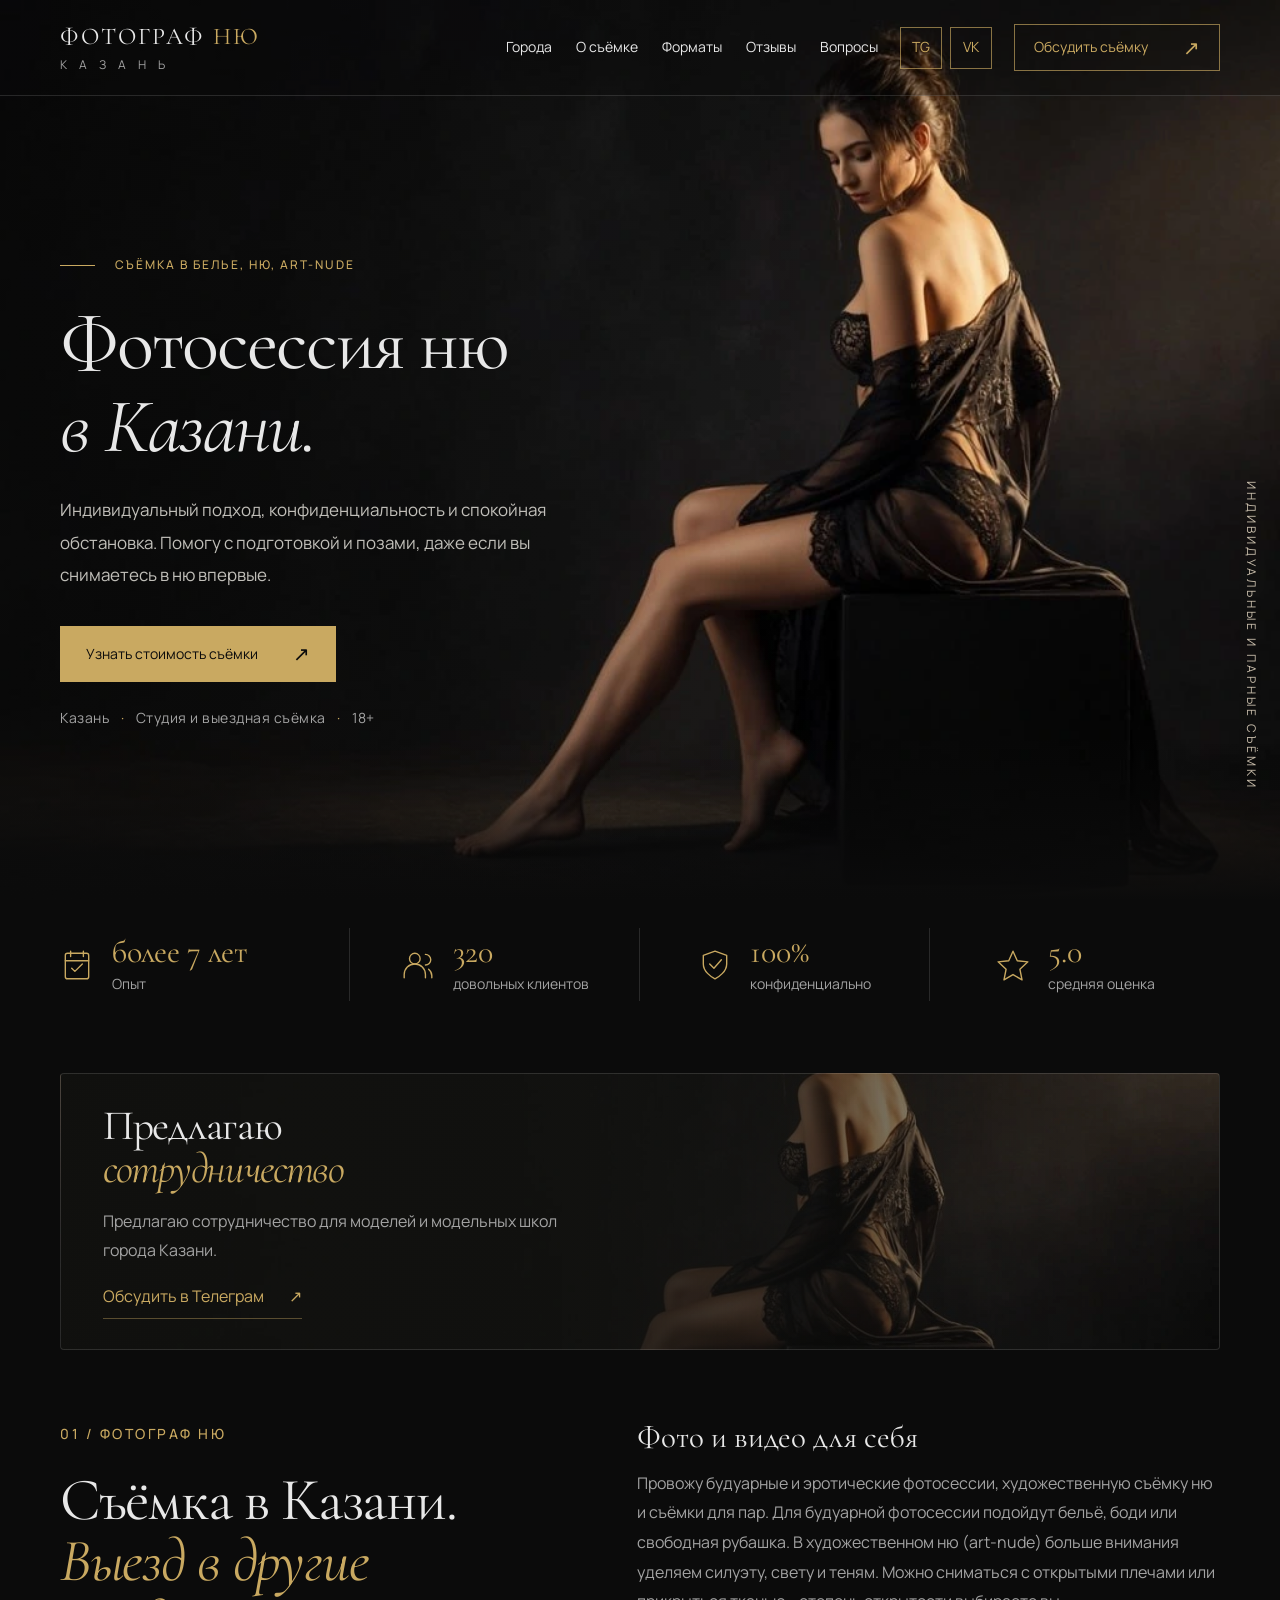
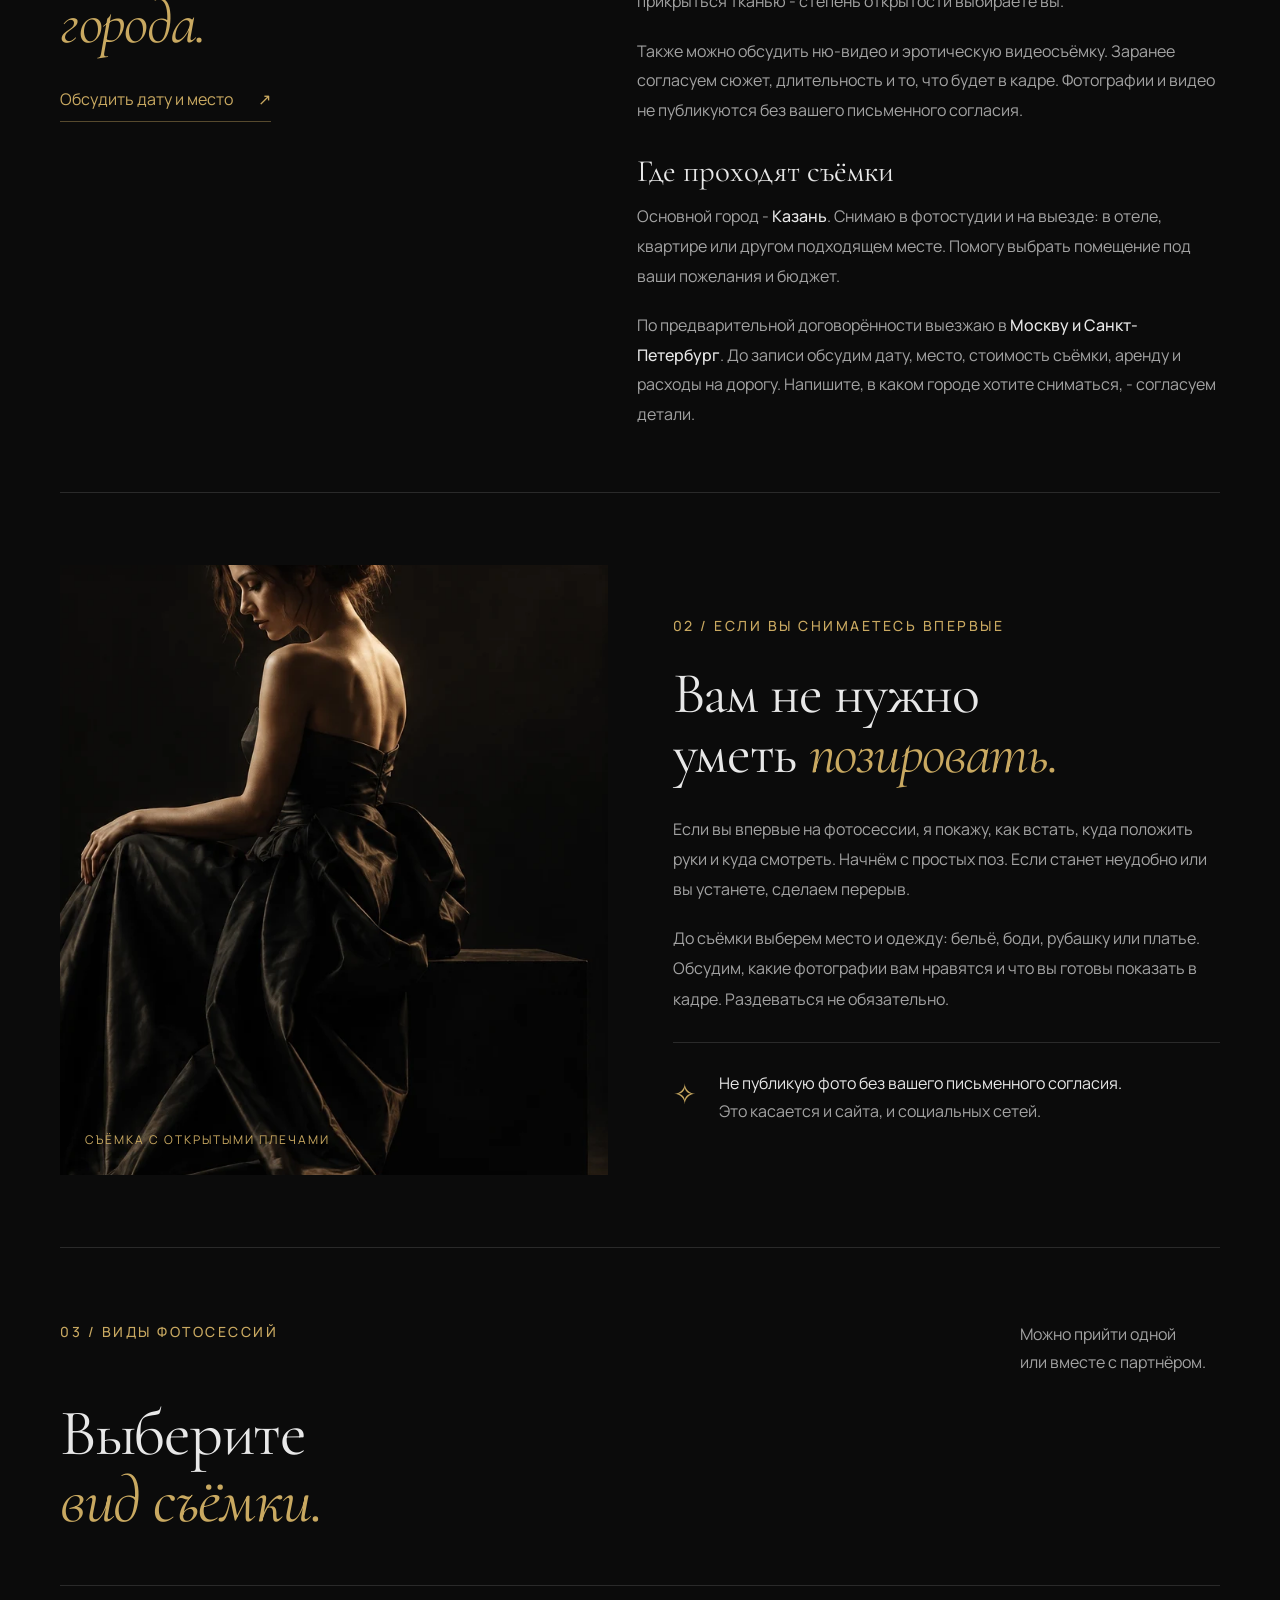
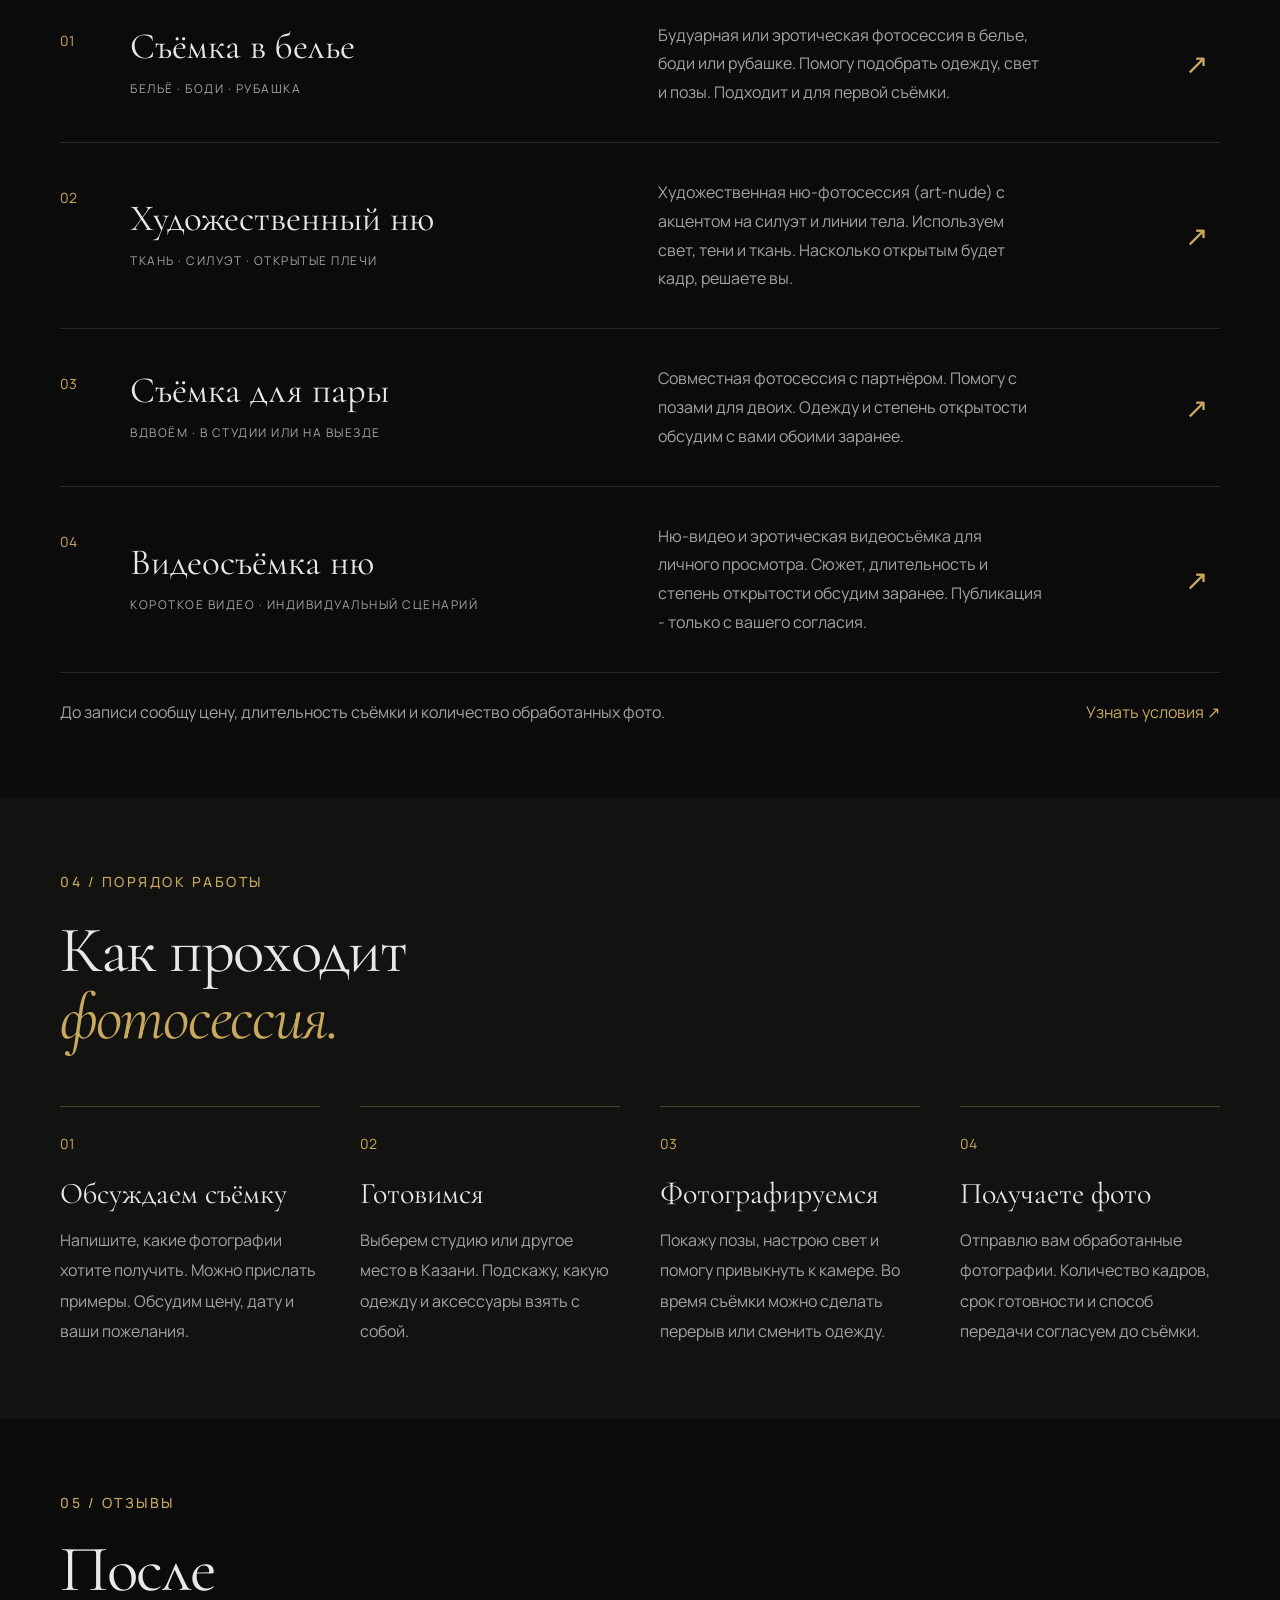
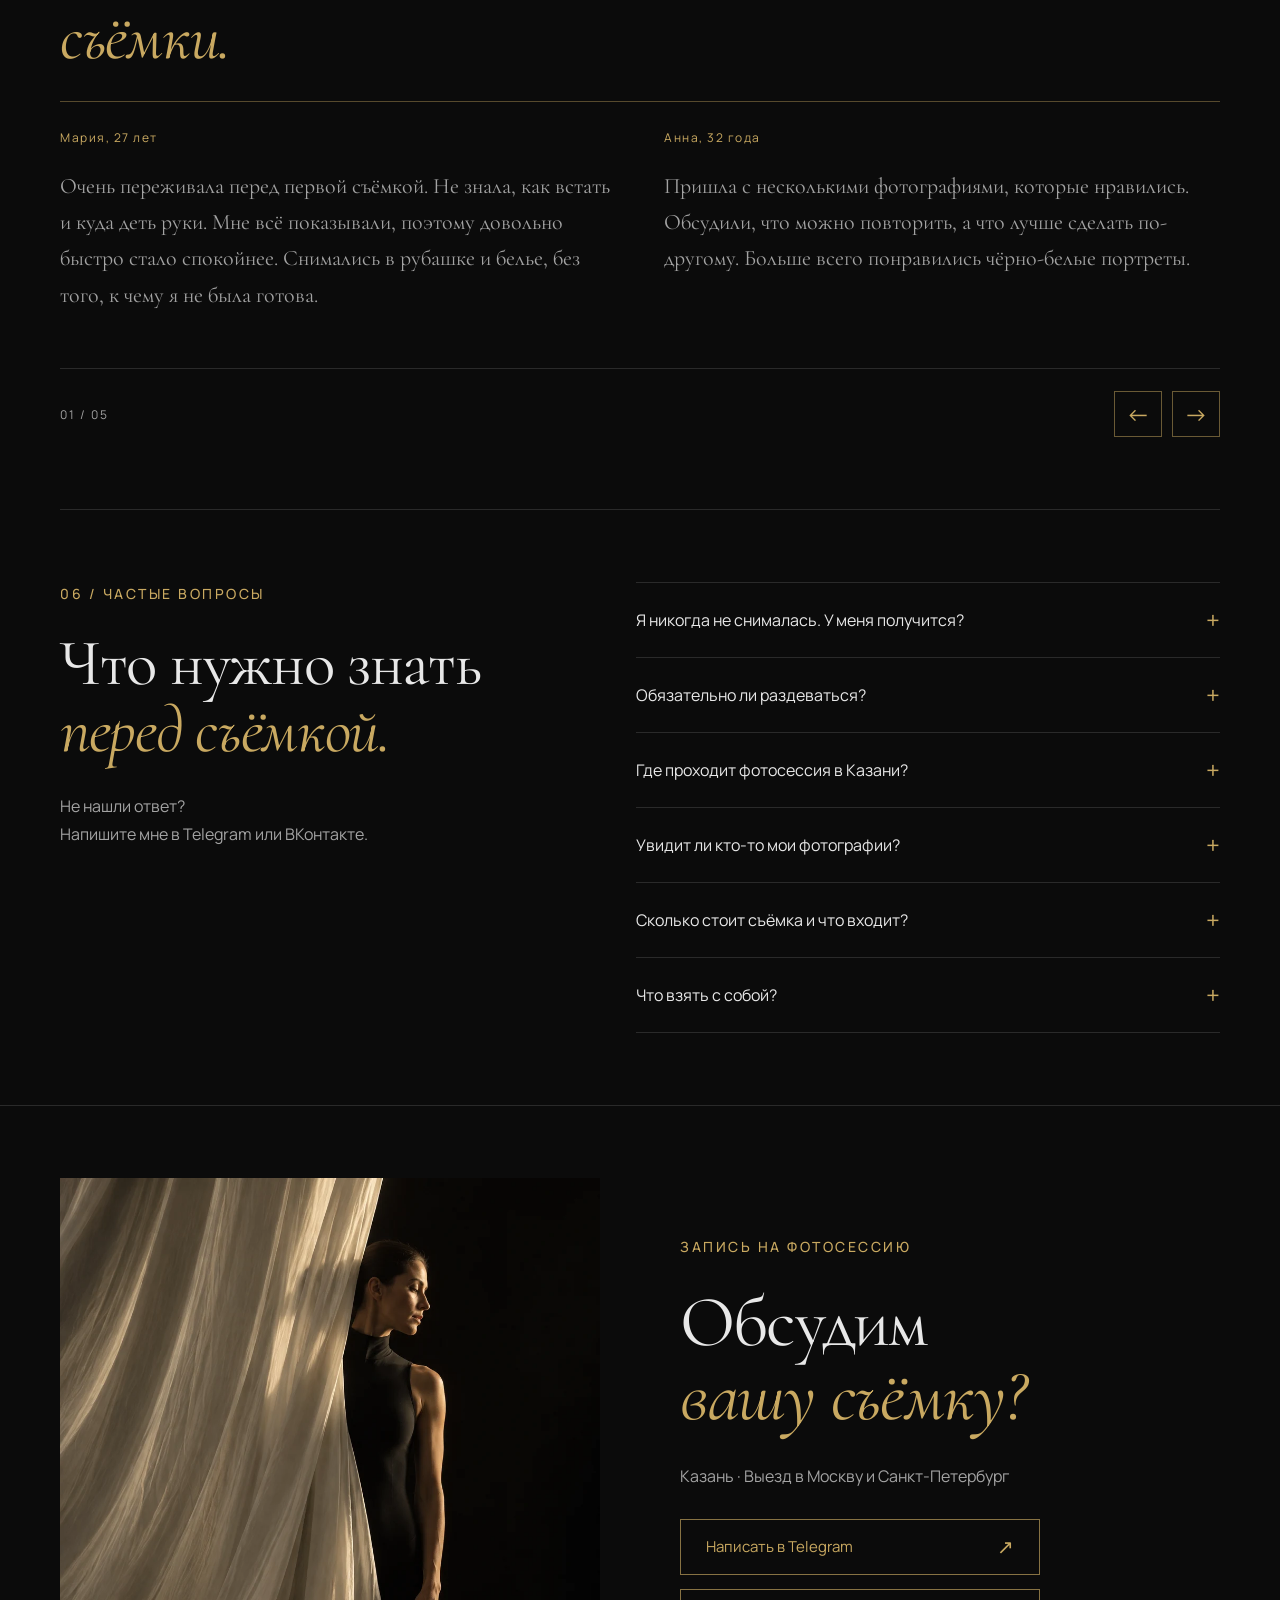
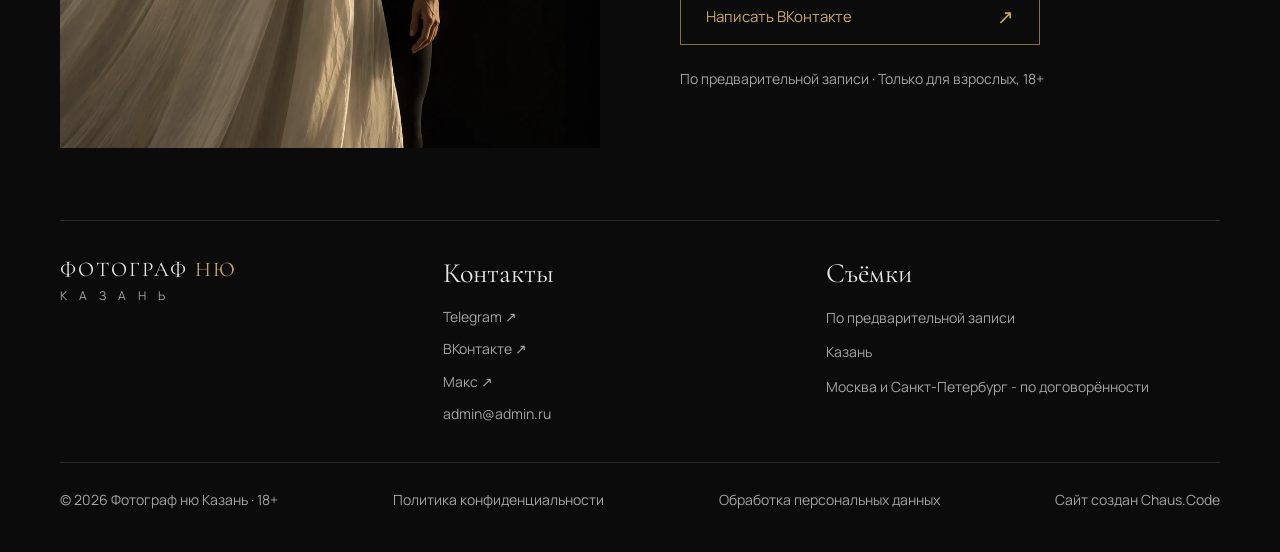
<file: index.html>
<!doctype html>
<html lang="ru">

<head>
  <meta charset="UTF-8">
  <meta name="viewport" content="width=device-width, initial-scale=1">
  <title>Фотограф ню Казань | Будуарная и художественная фотосессия</title>
  <meta name="description"
    content="Фотограф ню в Казани: будуарная и эротическая фотосессия, art-nude, видеосъёмка ню. Помощь с позами, конфиденциальность. Выезд в Москву и Санкт-Петербург.">
  <meta name="keywords"
    content="фотограф ню Казань, фотосессия ню Казань, будуарная фотосессия, фотосессия в белье, художественный ню, art nude, эротическая съёмка, эротическая фотосессия, ню видео, видеосъёмка ню, эротическая видеосъёмка, фотограф ню Москва, фотограф ню Санкт-Петербург">
  <meta name="robots" content="index, follow, max-image-preview:large">
  <meta name="theme-color" content="#0B0B0B">
  <link rel="canonical" href="index.html">
  <meta property="og:type" content="website">
  <meta property="og:locale" content="ru_RU">
  <meta property="og:site_name" content="Фотограф ню Казань">
  <meta property="og:title" content="Фотограф ню Казань | Съёмка в белье и художественный ню">
  <meta property="og:description"
    content="Фотосессии в белье и художественный ню в Казани. Помогу выбрать одежду и позы. Фотографии публикуются только с вашего согласия.">
  <meta name="twitter:card" content="summary">
  <meta name="twitter:title" content="Фотограф ню Казань">
  <meta name="twitter:description"
    content="Фотосессии в белье и художественный ню в Казани. Съёмка в студии или на выезде. Помощь с подготовкой и позированием.">
  <link rel="icon"
    href="data:image/svg+xml,%3Csvg xmlns='http://www.w3.org/2000/svg' viewBox='0 0 64 64'%3E%3Crect width='64' height='64' fill='%230b0b0b'/%3E%3Cpath d='M18 48V16L46 48V16' stroke='%23c9a961' stroke-width='3' fill='none'/%3E%3C/svg%3E">
  <link rel="stylesheet" href="style.css">
  <link rel="preload" as="image" href="assets/hero-main.webp">
  <script
    type="application/ld+json">{"@context": "https://schema.org", "@type": "ProfessionalService", "name": "Фотограф ню Казань", "description": "Будуарная и эротическая фотосессия, художественный ню и видеосъёмка ню в Казани. Выезд в Москву и Санкт-Петербург по договорённости.", "areaServed": [{"@type": "City", "name": "Казань"}, {"@type": "City", "name": "Москва"}, {"@type": "City", "name": "Санкт-Петербург"}], "email": "admin@admin.ru", "hasOfferCatalog": {"@type": "OfferCatalog", "name": "Фотосессии", "itemListElement": [{"@type": "OfferCatalog", "name": "Будуарная съёмка"}, {"@type": "OfferCatalog", "name": "Художественный ню"}, {"@type": "OfferCatalog", "name": "Съёмка для пары"}, {"@type": "OfferCatalog", "name": "Видеосъёмка ню"}]}}</script>
  <script src="app.js@v=20260923-root" defer></script>

</head>

<body>
  <a class="skip" href="index.html#main">Перейти к содержанию</a>
  <header class="header">
    <a class="brand" href="index.html#" aria-label="Фотограф ню Казань - на главную"><span>ФОТОГРАФ
        <i>НЮ</i></span><small>К А З А Н Ь</small></a>
    <button class="menu-toggle" aria-expanded="false" aria-controls="navigation"
      aria-label="Открыть меню"><span></span><span></span></button>
    <nav id="navigation" aria-label="Основная навигация"><a href="index.html#intro">Города</a><a
        href="index.html#approach">О съёмке</a><a href="index.html#formats">Форматы</a><a
        href="index.html#reviews">Отзывы</a><a href="index.html#faq">Вопросы</a></nav>
    <div class="header-socials"><a class="social-button" href="#" target="_blank"
        rel="noopener noreferrer" aria-label="Telegram фотографа">TG</a><a class="social-button"
        href="#" target="_blank" rel="noopener noreferrer" aria-label="ВКонтакте фотографа">VK</a>
    </div>
    <a class="button header-cta" href="index.html#contact">Обсудить съёмку <span>↗</span></a>
  </header>
  <main id="main">
    <section class="hero" aria-labelledby="hero-title">
      <img class="hero-photo" src="assets/hero-main.webp"
        alt="Женщина в чёрном белье и лёгком пеньюаре в студии с мягким боковым светом" width="1280" height="720"
        fetchpriority="high">
      <div class="hero-shade"></div>
      <div class="hero-content">
        <p class="eyebrow"><span></span> СЪЁМКА В БЕЛЬЕ, НЮ, ART-NUDE</p>
        <h1 id="hero-title"><span class="sr-only">Фотограф ню Казань. </span><span class="hero-title-line">Фотосессия
            ню</span><br><em>в Казани.</em></h1>
        <p class="hero-description">Индивидуальный подход, конфиденциальность и спокойная обстановка. Помогу с
          подготовкой и позами, даже если вы снимаетесь в ню впервые.</p>
        <a class="button" href="index.html#contact">Узнать стоимость съёмки <span>↗</span></a>
        <p class="hero-note">Казань <b>·</b> Студия и выездная съёмка <b>·</b> 18+</p>
      </div>
      <span class="hero-side">ИНДИВИДУАЛЬНЫЕ И ПАРНЫЕ СЪЁМКИ</span>
    </section>
    <div class="hero-facts wrap" aria-label="О фотографе">
      <div class="hero-fact"><svg viewBox="0 0 32 32" fill="none" stroke="currentColor" stroke-width="1.3"
          stroke-linecap="round" stroke-linejoin="round" aria-hidden="true">
          <rect x="5" y="5" width="22" height="24" rx="2" />
          <path d="M10 3v5m12-5v5M5 12h22m-16 7 3 3 7-7" />
        </svg>
        <div><span>Опыт</span><strong>более 7 лет</strong></div>
      </div>
      <div class="hero-fact"><svg viewBox="0 0 32 32" fill="none" stroke="currentColor" stroke-width="1.3"
          stroke-linecap="round" stroke-linejoin="round" aria-hidden="true">
          <circle cx="13" cy="10" r="5" />
          <path d="M3 28v-3a10 10 0 0 1 20 0v3M23 6a5 5 0 0 1 0 10m3 4a8 8 0 0 1 3 6v2" />
        </svg>
        <div><strong>320</strong><span>довольных клиентов</span></div>
      </div>
      <div class="hero-fact"><svg viewBox="0 0 32 32" fill="none" stroke="currentColor" stroke-width="1.3"
          stroke-linecap="round" stroke-linejoin="round" aria-hidden="true">
          <path d="m16 3 11 4v8c0 7-7 12-11 14C12 27 5 22 5 15V7Z" />
          <path d="m11 15 4 4 7-8" />
        </svg>
        <div><strong>100%</strong><span>конфиденциально</span></div>
      </div>
      <div class="hero-fact"><svg viewBox="0 0 32 32" fill="none" stroke="currentColor" stroke-width="1.3"
          stroke-linecap="round" stroke-linejoin="round" aria-hidden="true">
          <path d="m16 3 4 9 10 1-7.5 7 2 10-8.5-5-8.5 5 2-10L2 13l10-1Z" />
        </svg>
        <div><strong>5.0</strong><span>средняя оценка</span></div>
      </div>
    </div>
    <section class="cooperation wrap" aria-labelledby="cooperation-title">
      <div class="cooperation-banner">
        <h2 id="cooperation-title">Предлагаю<br><em>сотрудничество</em></h2>
        <p>Предлагаю сотрудничество для моделей и модельных школ города Казани.</p>
        <a class="intro-link" href="#" target="_blank" rel="noopener noreferrer">Обсудить в Телеграм
          <span aria-hidden="true">↗</span></a>
      </div>
    </section>
    <section class="intro section wrap" id="intro" aria-labelledby="intro-title">
      <article class="intro-article">
        <div class="intro-heading">
          <p class="eyebrow">01 / ФОТОГРАФ НЮ</p>
          <h2 id="intro-title">Съёмка в Казани.<br><em>Выезд в другие <br>города.</em></h2><a class="intro-link"
            href="index.html#contact">Обсудить дату и место <span>↗</span></a>
        </div>
        <div class="intro-copy">
          <h3>Фото и видео для себя</h3>
          <p>Провожу будуарные и эротические фотосессии, художественную съёмку ню и съёмки для пар. Для будуарной
            фотосессии подойдут бельё, боди или свободная рубашка. В художественном ню (art-nude) больше внимания
            уделяем силуэту, свету и теням. Можно сниматься с открытыми плечами или прикрыться тканью - степень
            открытости выбираете вы.</p>
          <p>Также можно обсудить ню-видео и эротическую видеосъёмку. Заранее согласуем сюжет, длительность и то, что
            будет в кадре. Фотографии и видео не публикуются без вашего письменного согласия.</p>
          <h3>Где проходят съёмки</h3>
          <p>Основной город - <strong>Казань</strong>. Снимаю в фотостудии и на выезде: в отеле, квартире или другом
            подходящем месте. Помогу выбрать помещение под ваши пожелания и бюджет.</p>
          <p>По предварительной договорённости выезжаю в <strong>Москву и Санкт-Петербург</strong>. До записи обсудим
            дату, место, стоимость съёмки, аренду и расходы на дорогу. Напишите, в каком городе хотите сниматься, -
            согласуем детали.</p>
        </div>
      </article>
    </section>
    <section class="approach section wrap" id="approach">
      <div class="approach-image reveal"><img src="assets/hero.webp"
          alt="Игра света на плечах и складках чёрного платья" width="1536" height="1024" loading="lazy"><span>СЪЁМКА С
          ОТКРЫТЫМИ ПЛЕЧАМИ</span></div>
      <div class="approach-copy reveal">
        <p class="eyebrow">02 / ЕСЛИ ВЫ СНИМАЕТЕСЬ ВПЕРВЫЕ</p>
        <h2>Вам не нужно<br>уметь <em>позировать.</em></h2>
        <p>Если вы впервые на фотосессии, я покажу, как встать, куда положить руки и куда смотреть. Начнём с простых
          поз. Если станет неудобно или вы устанете, сделаем перерыв.</p>
        <p>До съёмки выберем место и одежду: бельё, боди, рубашку или платье. Обсудим, какие фотографии вам нравятся и
          что вы готовы показать в кадре. Раздеваться не обязательно.</p>
        <div class="promise"><span>✧</span>
          <p><strong>Не публикую фото без вашего письменного согласия.</strong><br>Это касается и сайта, и социальных
            сетей.</p>
        </div>
      </div>
    </section>
    <section class="formats section wrap" id="formats">
      <div class="section-top reveal">
        <p class="eyebrow">03 / ВИДЫ ФОТОСЕССИЙ</p>
        <p class="section-aside">Можно прийти одной<br>или вместе с партнёром.</p>
      </div>
      <h2 class="reveal">Выберите<br><em>вид съёмки.</em></h2>
      <div class="format-list">
        <a class="format-row reveal" href="index.html#contact" data-format="Будуарная съёмка"><span
            class="format-number">01</span>
          <div>
            <h3>Съёмка в белье</h3><span class="format-tags">БЕЛЬЁ · БОДИ · РУБАШКА</span>
          </div>
          <p>Будуарная или эротическая фотосессия в белье, боди или рубашке. Помогу подобрать одежду, свет и позы.
            Подходит и для первой съёмки.</p><span class="row-arrow">↗</span>
        </a>
        <a class="format-row reveal" href="index.html#contact" data-format="Художественный ню"><span
            class="format-number">02</span>
          <div>
            <h3>Художественный ню</h3><span class="format-tags">ТКАНЬ · СИЛУЭТ · ОТКРЫТЫЕ ПЛЕЧИ</span>
          </div>
          <p>Художественная ню-фотосессия (art-nude) с акцентом на силуэт и линии тела. Используем свет, тени и ткань.
            Насколько открытым будет кадр, решаете вы.</p><span class="row-arrow">↗</span>
        </a>
        <a class="format-row reveal" href="index.html#contact" data-format="Съёмка для пары"><span
            class="format-number">03</span>
          <div>
            <h3>Съёмка для пары</h3><span class="format-tags">ВДВОЁМ · В СТУДИИ ИЛИ НА ВЫЕЗДЕ</span>
          </div>
          <p>Совместная фотосессия с партнёром. Помогу с позами для двоих. Одежду и степень открытости обсудим с вами
            обоими заранее.</p><span class="row-arrow">↗</span>
        </a>
        <a class="format-row reveal" href="index.html#contact" data-format="Видеосъёмка ню"><span
            class="format-number">04</span>
          <div>
            <h3>Видеосъёмка ню</h3><span class="format-tags">КОРОТКОЕ ВИДЕО · ИНДИВИДУАЛЬНЫЙ СЦЕНАРИЙ</span>
          </div>
          <p>Ню-видео и эротическая видеосъёмка для личного просмотра. Сюжет, длительность и степень открытости обсудим
            заранее. Публикация - только с вашего согласия.</p><span class="row-arrow">↗</span>
        </a>
      </div>
      <p class="formats-note">До записи сообщу цену, длительность съёмки и количество обработанных фото. <a
          href="index.html#contact">Узнать условия <span>↗</span></a></p>
    </section>
    <section class="process section">
      <div class="wrap">
        <p class="eyebrow reveal">04 / ПОРЯДОК РАБОТЫ</p>
        <h2 class="reveal">Как проходит<br><em>фотосессия.</em></h2>
        <div class="steps">
          <article class="reveal"><span>01</span>
            <h3>Обсуждаем съёмку</h3>
            <p>Напишите, какие фотографии хотите получить. Можно прислать примеры. Обсудим цену, дату и ваши пожелания.
            </p>
          </article>
          <article class="reveal"><span>02</span>
            <h3>Готовимся</h3>
            <p>Выберем студию или другое место в Казани. Подскажу, какую одежду и аксессуары взять с собой.</p>
          </article>
          <article class="reveal"><span>03</span>
            <h3>Фотографируемся</h3>
            <p>Покажу позы, настрою свет и помогу привыкнуть к камере. Во время съёмки можно сделать перерыв или сменить
              одежду.</p>
          </article>
          <article class="reveal"><span>04</span>
            <h3>Получаете фото</h3>
            <p>Отправлю вам обработанные фотографии. Количество кадров, срок готовности и способ передачи согласуем до
              съёмки.</p>
          </article>
        </div>
      </div>
    </section>
    <section class="reviews section wrap" id="reviews" aria-labelledby="reviews-title">
      <div class="reviews-heading">
        <p class="eyebrow">05 / ОТЗЫВЫ</p>
        <h2 id="reviews-title">После<br><em>съёмки.</em></h2>
        <p class="reviews-disclaimer"></p>
      </div>
      <div class="reviews-carousel" role="region" aria-roledescription="карусель" aria-label="Примеры отзывов"
        tabindex="0">
        <div class="review-slides">
          <article class="review-slide" role="group" aria-roledescription="слайд" aria-label="1 из 10">
            <p class="review-demo">Мария, 27 лет</p>
            <blockquote>Очень переживала перед первой съёмкой. Не знала, как встать и куда деть руки. Мне всё
              показывали, поэтому довольно быстро стало спокойнее. Снимались в рубашке и белье, без того, к чему я не
              была готова.</blockquote>
          </article>
          <article class="review-slide" role="group" aria-roledescription="слайд" aria-label="2 из 10" hidden>
            <p class="review-demo">Анна, 32 года</p>
            <blockquote>Пришла с несколькими фотографиями, которые нравились. Обсудили, что можно повторить, а что лучше
              сделать по-другому. Больше всего понравились чёрно-белые портреты.</blockquote>
            <p class="review-author"></p>
          </article>
          <article class="review-slide" role="group" aria-roledescription="слайд" aria-label="3 из 10" hidden>
            <p class="review-demo">Екатерина, 29 лет</p>
            <blockquote>Боялась, что будут сложные позы и я буду выглядеть неестественно. Но начали с самых простых.
              Можно было спокойно остановиться, посмотреть кадры и поправить одежду.</blockquote>
            <p class="review-author"></p>
          </article>
          <article class="review-slide" role="group" aria-roledescription="слайд" aria-label="4 из 10" hidden>
            <p class="review-demo">Ольга, 38 лет</p>
            <blockquote>Хотела фотографии для себя, без публикации. Этот вопрос обсудили ещё до записи. На съёмке не
              торопили, помогли выбрать из вещей, которые я принесла.</blockquote>
            <p class="review-author"></p>
          </article>
          <article class="review-slide" role="group" aria-roledescription="слайд" aria-label="5 из 10" hidden>
            <p class="review-demo">Алина, 25 лет</p>
            <blockquote>Я долго выбирала, что надеть. В итоге взяла боди и обычную белую рубашку. Оказалось, для
              красивых кадров этого вполне достаточно. Хорошо, что не стала покупать кучу новых вещей.</blockquote>
            <p class="review-author"></p>
          </article>
          <article class="review-slide" role="group" aria-roledescription="слайд" aria-label="6 из 10" hidden>
            <p class="review-demo">Наталья, 41 год</p>
            <blockquote>Для меня это был совсем новый опыт. Понравилось, что не нужно было изображать уверенность или
              всё время смотреть в камеру. Самые удачные кадры получились, когда просто сидела боком к свету.
            </blockquote>
            <p class="review-author"></p>
          </article>
          <article class="review-slide" role="group" aria-roledescription="слайд" aria-label="7 из 10" hidden>
            <p class="review-demo">Ирина, 30 лет</p>
            <blockquote>Пришли вместе с мужем. Сначала оба немного стеснялись, но нам объяснили, как сесть и куда
              смотреть. Получились фотографии, на которых мы похожи на себя.</blockquote>
            <p class="review-author"></p>
          </article>
          <article class="review-slide" role="group" aria-roledescription="слайд" aria-label="8 из 10" hidden>
            <p class="review-demo">Светлана, 35 лет</p>
            <blockquote>До съёмки узнала стоимость, сколько фотографий получу и когда они будут готовы. Мне важно было
              заранее понимать все условия. С подготовкой тоже помогли.</blockquote>
            <p class="review-author"></p>
          </article>
          <article class="review-slide" role="group" aria-roledescription="слайд" aria-label="9 из 10" hidden>
            <p class="review-demo">Виктория, 28 лет</p>
            <blockquote>Хотела съёмку с тканью и открытыми плечами, без полного обнажения. Так и сделали. Никто не
              предлагал пойти дальше, если мне это не подходит.</blockquote>
            <p class="review-author"></p>
          </article>
          <article class="review-slide" role="group" aria-roledescription="слайд" aria-label="10 из 10" hidden>
            <p class="review-demo">Дарья, 33 года</p>
            <blockquote>Больше всего понравился спокойный темп. Успели сменить одежду и попробовать разный свет. Если
              какая-то поза была неудобной, сразу подбирали другую.</blockquote>
            <p class="review-author"></p>
          </article>
        </div>
        <div class="review-controls"><span class="review-count" aria-live="polite" aria-atomic="true">01 / 10</span>
          <div><button type="button" class="review-prev" aria-label="Предыдущий отзыв">←</button><button type="button"
              class="review-next" aria-label="Следующий отзыв">→</button></div>
        </div>
      </div>
    </section>
    <section class="faq section wrap" id="faq">
      <div class="reveal">
        <p class="eyebrow">06 / ЧАСТЫЕ ВОПРОСЫ</p>
        <h2>Что нужно знать<br><em>перед съёмкой.</em></h2>
        <p class="faq-intro">Не нашли ответ?<br>Напишите мне в Telegram или ВКонтакте.</p>
      </div>
      <div class="questions reveal">
        <details>
          <summary>Я никогда не снималась. У меня получится?<span>+</span></summary>
          <p>Опыт не нужен. Начнём с простых движений, подберём удобные позы и сделаем паузу, если она понадобится. Я
            помогу привыкнуть к камере и буду подсказывать на протяжении съёмки.</p>
        </details>
        <details>
          <summary>Обязательно ли раздеваться?<span>+</span></summary>
          <p>Нет. Можно сниматься в белье, боди, рубашке или платье, прикрыться тканью. Вы решаете, что показать в
            кадре, и можете передумать в любой момент.</p>
        </details>
        <details>
          <summary>Где проходит фотосессия в Казани?<span>+</span></summary>
          <p>В основном работаю в Казани: в фотостудии или на выезде. Также возможны съёмки в Москве и Санкт-Петербурге
            по предварительной договорённости. Дату, место, аренду и расходы на выезд обсудим до записи.</p>
        </details>
        <details>
          <summary>Увидит ли кто-то мои фотографии?<span>+</span></summary>
          <p>Без вашего письменного согласия фотографии не публикуются в портфолио и социальных сетях. Условия хранения
            и передачи файлов обсудим до съёмки.</p>
        </details>
        <details>
          <summary>Сколько стоит съёмка и что входит?<span>+</span></summary>
          <p>Цена зависит от вида съёмки, её длительности и места. Напишите, что хотите снять. Я сообщу стоимость, что в
            неё входит, сколько фото вы получите и когда они будут готовы. Аренду и другие расходы тоже обсудим заранее.
          </p>
        </details>
        <details>
          <summary>Что взять с собой?<span>+</span></summary>
          <p>Возьмите бельё, боди, рубашку или платье, в которых вам удобно. Можно подготовить несколько вариантов.
            Точный список одежды и аксессуаров обсудим перед съёмкой.</p>
        </details>
      </div>
    </section>
    <section class="contact section" id="contact">
      <div class="wrap contact-layout">
        <div class="contact-image reveal"><img src="assets/veil.webp" alt="Пример образа для съёмки с тканью"
            width="1024" height="1536" loading="lazy"></div>
        <div class="contact-inner reveal">
          <p class="eyebrow">ЗАПИСЬ НА ФОТОСЕССИЮ</p>
          <h2>Обсудим<br><em>вашу съёмку?</em></h2>
          <p class="contact-location">Казань · Выезд в Москву и Санкт-Петербург</p>
          <div class="contact-actions"><a class="button" id="telegram-link" href="#" target="_blank"
              rel="noopener noreferrer">Написать в Telegram <span>↗</span></a><a class="button"
              href="#" target="_blank" rel="noopener noreferrer">Написать ВКонтакте
              <span>↗</span></a></div>
          <small>По предварительной записи · Только для взрослых, 18+</small>
        </div>
      </div>
    </section>
  </main>
  <footer class="footer wrap">
    <div class="footer-main"><a class="brand" href="index.html#"><span>ФОТОГРАФ <i>НЮ</i></span><small>К А З А Н
          Ь</small></a>
      <div class="footer-column">
        <h3>Контакты</h3><a href="#" target="_blank" rel="noopener noreferrer">Telegram ↗</a><a
          href="#" target="_blank" rel="noopener noreferrer">ВКонтакте ↗</a><a
          href="#" target="_blank"
          rel="noopener noreferrer">Макс ↗</a><a href="mailto:admin@admin.ru">admin@admin.ru</a>
      </div>
      <div class="footer-column">
        <h3>Съёмки</h3>
        <p>По предварительной записи</p>
        <p>Казань</p>
        <p>Москва и Санкт-Петербург - по договорённости</p>
      </div>
    </div>
    <div class="footer-bottom"><span>© <span id="year">2026</span> Фотограф ню Казань · 18+</span>
      <a href="privacy.html">Политика конфиденциальности</a>
      <a href="personal-data.html">Обработка персональных
        данных</a>
        <a href="https://uwwwaga.github.io/Buwaga/" target="_blank">Сайт создан Chaus.Code</a>
    </div>
  </footer>
</body>

</html>
</file>
<file: style.css>
@import url("assets/fonts.css");

:root {
  --bg: #0b0b0b;
  --surface: #1a1a1a;
  --text: #e8e8e8;
  --muted: #a3a3a3;
  --gold: #c9a961;
  --line: #ffffff20;
  --serif: Cormorant, Georgia, serif;
  --sans: Manrope, Arial, sans-serif
}

* {
  box-sizing: border-box
}

html {
  scroll-behavior: smooth;
  scroll-padding-top: 95px
}

body {
  margin: 0;
  background: var(--bg);
  color: var(--text);
  font-family: var(--sans);
  font-size: 16px;
  line-height: 1.75
}

a {
  color: inherit;
  text-decoration: none
}

button,
select {
  font: inherit
}

button,
a,
select {
  -webkit-tap-highlight-color: transparent
}

a:focus-visible,
button:focus-visible,
summary:focus-visible,
select:focus-visible {
  outline: 2px solid var(--gold);
  outline-offset: 6px
}

button {
  cursor: pointer
}

::selection {
  background: #c9a961;
  color: #0b0b0b
}

img {
  display: block;
  width: 100%;
  object-fit: cover
}

h1,
h2,
h3,
p,
figure {
  margin: 0
}

h1,
h2,
h3 {
  font-family: var(--serif);
  font-weight: 400;
  line-height: 1.03
}

em {
  font-weight: 400;
  color: var(--gold)
}

.wrap {
  width: calc(100% - 120px);
  max-width: 1320px;
  margin: auto
}

.section {
  padding-top: 72px;
  padding-bottom: 72px
}

.eyebrow {
  font-size: 14px;
  letter-spacing: 2.5px;
  font-weight: 500;
  color: var(--gold);
  line-height: 1.7
}

.header {
  height: 96px;
  position: absolute;
  z-index: 10;
  top: 0;
  width: 100%;
  padding: 0 60px;
  display: flex;
  align-items: center;
  justify-content: space-between;
  border-bottom: 1px solid var(--line);
  background: #0b0b0b50
}

.brand {
  display: inline-flex;
  flex-direction: column;
  line-height: 1;
  gap: 10px
}

.brand>span {
  font-family: var(--serif);
  font-size: 24px;
  letter-spacing: 2px
}

.brand i {
  font-style: normal;
  color: var(--gold)
}

.brand small {
  font-size: 12px;
  letter-spacing: 5px;
  color: var(--muted)
}

nav {
  display: flex;
  gap: 34px;
  font-size: 12px
}

nav a {
  transition: color .2s
}

nav a:hover {
  color: var(--gold)
}

.button {
  display: inline-flex;
  align-items: center;
  justify-content: space-between;
  gap: 35px;
  min-height: 56px;
  border: 1px solid #c9a961a6;
  padding: 13px 25px;
  font-size: 14px;
  color: var(--gold);
  transition: background .25s, color .25s
}

.button span {
  font-size: 20px;
  line-height: 1;
  transition: transform .25s
}

.button:hover {
  background: var(--gold);
  color: var(--bg)
}

.button:hover span {
  transform: translate(3px, -3px)
}

.header-cta {
  min-height: 43px;
  font-size: 12px;
  padding: 10px 19px
}

.hero {
  min-height: 730px;
  height: 100svh;
  max-height: 1040px;
  position: relative;
  overflow: hidden;
  display: flex;
  align-items: center
}

.hero-photo {
  position: absolute;
  inset: 0;
  height: 100%;
  object-position: center center
}

.hero-shade {
  position: absolute;
  inset: 0;
  background: linear-gradient(90deg, #0b0b0b80 0%, transparent 65%), linear-gradient(0deg, #0b0b0b 0%, transparent 18%)
}

.hero-content {
  position: relative;
  padding: 100px 0 60px;
  margin-left: max(60px, calc((100% - 1320px)/2));
  width: 650px;
  animation: heroEnter 1.2s both
}

.hero .eyebrow {
  display: flex;
  align-items: center;
  gap: 20px;
  font-size: 14px;
  letter-spacing: 2px
}

.eyebrow>span {
  width: 35px;
  height: 1px;
  background: var(--gold)
}

h1 {
  font-size: clamp(76px, 7.5vw, 118px);
  letter-spacing: -3px;
  margin: 27px 0 26px
}

h1 em {
  color: var(--text)
}

.hero-description {
  font-size: 15px;
  color: #c1bfb9;
  line-height: 1.9;
  margin-bottom: 35px
}

.hero-note {
  font-size: 12px;
  letter-spacing: .5px;
  color: var(--muted);
  margin-top: 24px
}

.hero-note b {
  font-weight: 400;
  color: var(--gold);
  padding: 0 8px
}

.scroll-note {
  position: absolute;
  bottom: 37px;
  left: 60px;
  font-size: 12px;
  letter-spacing: 2px;
  display: flex;
  gap: 18px;
  align-items: center;
  color: var(--muted)
}

.scroll-note span {
  color: var(--gold);
  font-size: 24px
}

.hero-side {
  position: absolute;
  right: 35px;
  bottom: 110px;
  font-size: 12px;
  letter-spacing: 3px;
  writing-mode: vertical-rl;
  color: #c8bdab
}

.principles {
  border-bottom: 1px solid var(--line);
  display: flex;
  align-items: center;
  justify-content: center;
  gap: 66px;
  padding: 33px 0;
  font-family: var(--serif);
  font-size: 24px
}

.principles i {
  font-size: 15px;
  color: var(--gold);
  font-style: normal
}

.section-top {
  display: flex;
  justify-content: space-between;
  align-items: flex-start;
  margin-bottom: 23px
}

.section-aside {
  font-size: 12px;
  color: var(--muted);
  line-height: 1.8;
  min-width: 200px
}

h2 {
  font-size: clamp(48px, 5.1vw, 76px);
  letter-spacing: -1.3px
}

.gallery {
  display: grid;
  grid-template-columns: 1fr 1.15fr 1fr;
  gap: 25px;
  align-items: start;
  margin-top: 55px
}

.gallery figure:first-child {
  padding-top: 45px
}

.gallery figure:last-child {
  padding-top: 85px
}

.photo-button {
  display: block;
  width: 100%;
  padding: 0;
  border: 0;
  position: relative;
  overflow: hidden;
  background: var(--surface);
  color: var(--text)
}

.photo-button img {
  aspect-ratio: 3/4;
  transition: transform .8s, filter .8s;
  filter: brightness(.86)
}

.gallery-tall .photo-button img {
  aspect-ratio: 2/3
}

.photo-button:hover img {
  transform: scale(1.045);
  filter: brightness(1)
}

.photo-open {
  position: absolute;
  right: 15px;
  bottom: 15px;
  border: 1px solid #ffffff60;
  border-radius: 50%;
  width: 36px;
  height: 36px;
  display: grid;
  place-items: center;
  background: #0b0b0b30
}

.gallery figcaption {
  display: flex;
  justify-content: space-between;
  gap: 10px;
  font-size: 12px;
  letter-spacing: 1px;
  margin-top: 18px;
  color: #c1bbb0
}

.gallery figcaption span:last-child {
  color: var(--muted);
  letter-spacing: 0
}

.gallery-note {
  font-size: 12px;
  color: #92908c;
  text-align: right;
  margin-top: 24px
}

.approach {
  display: grid;
  grid-template-columns: 1fr 1fr;
  gap: 100px;
  border-top: 1px solid var(--line);
  align-items: center
}

.approach-image {
  position: relative;
  overflow: hidden
}

.approach-image img {
  height: 610px;
  object-position: 80%;
  width: 220%;
  max-width: none;
  transform: translateX(-54%)
}

.approach-image>span {
  position: absolute;
  bottom: 25px;
  left: 25px;
  font-size: 12px;
  letter-spacing: 2px;
  color: var(--gold)
}

.approach-copy h2 {
  font-size: 58px;
  margin: 26px 0 30px
}

.approach-copy>p:not(.eyebrow) {
  font-size: 14px;
  color: var(--muted);
  margin-bottom: 18px;
  line-height: 1.9
}

.promise {
  display: flex;
  gap: 23px;
  border-top: 1px solid var(--line);
  padding-top: 26px;
  margin-top: 28px
}

.promise>span {
  font-size: 28px;
  color: var(--gold)
}

.promise p {
  font-size: 12px;
  color: var(--muted)
}

.promise strong {
  font-weight: 400;
  color: var(--text)
}

.formats {
  border-top: 1px solid var(--line)
}

.format-list {
  margin-top: 50px
}

.format-row {
  display: grid;
  grid-template-columns: 40px 1fr 1fr 35px;
  gap: 30px;
  align-items: center;
  padding: 35px 0;
  border-top: 1px solid var(--line);
  transition: background .3s
}

.format-row:last-child {
  border-bottom: 1px solid var(--line)
}

.format-row:hover {
  background: #ffffff03
}

.format-number {
  align-self: start;
  color: var(--gold);
  font-size: 14px;
  margin-top: 8px
}

.format-row h3 {
  font-size: 37px
}

.format-tags {
  display: block;
  font-size: 12px;
  letter-spacing: 1.5px;
  color: var(--muted);
  margin-top: 13px
}

.format-row p {
  font-size: 13px;
  line-height: 1.8;
  color: var(--muted);
  max-width: 385px
}

.row-arrow {
  font-size: 28px;
  color: var(--gold)
}

.formats-note {
  font-size: 12px;
  color: var(--muted);
  margin-top: 25px;
  display: flex;
  justify-content: space-between;
  gap: 20px
}

.formats-note a {
  color: var(--gold);
  white-space: nowrap
}

.process {
  background: #121210
}

.process h2 {
  margin-top: 23px
}

.steps {
  display: grid;
  grid-template-columns: repeat(4, 1fr);
  gap: 40px;
  margin-top: 55px
}

.steps article {
  border-top: 1px solid #c9a96150;
  padding-top: 22px
}

.steps article>span {
  color: var(--gold);
  font-size: 14px
}

.steps h3 {
  font-size: 30px;
  margin: 22px 0 15px
}

.steps p {
  font-size: 13px;
  color: var(--muted);
  line-height: 1.9
}

.faq {
  display: grid;
  grid-template-columns: 1fr 1.2fr;
  gap: 90px
}

.faq h2 {
  margin-top: 24px
}

.faq-intro {
  font-size: 13px;
  color: var(--muted);
  margin-top: 28px
}

.questions {
  border-top: 1px solid var(--line)
}

details {
  border-bottom: 1px solid var(--line)
}

summary {
  list-style: none;
  cursor: pointer;
  padding: 23px 0;
  display: flex;
  align-items: center;
  justify-content: space-between;
  gap: 20px;
  font-size: 14px
}

summary::-webkit-details-marker {
  display: none
}

summary span {
  font-size: 24px;
  line-height: 1;
  color: var(--gold);
  font-weight: 300;
  transition: transform .2s
}

details[open] summary span {
  transform: rotate(45deg)
}

details p {
  font-size: 13px;
  color: var(--muted);
  padding: 0 30px 25px 0;
  line-height: 1.9
}

.contact {
  border-top: 1px solid var(--line);
  position: relative;
  overflow: hidden;
  text-align: center
}

.contact-glow {
  position: absolute;
  inset: 0;
  background: radial-gradient(ellipse at 50% 80%, #c9a9610a, transparent 65%);
  pointer-events: none
}

.contact-inner {
  position: relative
}

.contact h2 {
  font-size: 86px;
  margin: 27px 0
}

.contact-inner>p:not(.eyebrow) {
  font-size: 14px;
  line-height: 1.9;
  color: var(--muted)
}

.select-label {
  display: block;
  font-size: 12px;
  color: var(--muted);
  margin-top: 27px;
  margin-bottom: 7px
}

select {
  display: block;
  margin: auto;
  width: 310px;
  max-width: 100%;
  color: var(--text);
  background: #151513;
  padding: 12px;
  border: 1px solid #ffffff28;
  font-size: 13px;
  cursor: pointer;
  border-radius: 0
}

.contact-actions {
  display: flex;
  justify-content: center;
  align-items: center;
  gap: 35px;
  margin: 23px 0
}

.button-gold {
  background: var(--gold);
  color: var(--bg)
}

.button-gold:hover {
  background: #ddc184
}

.contact-vk {
  font-size: 12px
}

.contact-vk span {
  color: var(--gold);
  margin-left: 14px
}

.contact small {
  font-size: 12px;
  color: var(--muted)
}

.footer {
  display: flex;
  justify-content: space-between;
  align-items: center;
  border-top: 1px solid var(--line);
  padding-top: 38px;
  padding-bottom: 40px
}

.footer p,
.footer>span {
  font-size: 12px;
  color: var(--muted);
  line-height: 1.9
}

.footer>span {
  text-align: right
}

.footer .brand>span {
  font-size: 21px
}

.footer a:hover {
  color: var(--gold)
}

.lightbox {
  background: #0b0b0b;
  color: var(--text);
  border: 1px solid var(--line);
  max-width: 94vw;
  padding: 24px;
  width: auto;
  max-height: 95svh;
  overflow: auto
}

.lightbox::backdrop {
  background: #000e;
  backdrop-filter: blur(7px)
}

.lightbox img {
  width: auto;
  max-width: 85vw;
  height: 75svh;
  object-fit: contain
}

.lightbox p {
  font-size: 12px;
  margin-top: 15px
}

.lightbox-close {
  position: absolute;
  right: 10px;
  top: 10px;
  border: 1px solid var(--line);
  background: #0b0b0bcc;
  color: white;
  width: 42px;
  height: 42px;
  font-size: 29px;
  line-height: 1
}

.menu-toggle {
  display: none
}

.sr-only,
.skip {
  position: absolute;
  clip: rect(0, 0, 0, 0);
  width: 1px;
  height: 1px;
  overflow: hidden
}

.skip:focus {
  clip: auto;
  top: 10px;
  left: 10px;
  width: auto;
  height: auto;
  z-index: 100;
  background: var(--bg);
  padding: 10px
}

.js-ready .reveal {
  opacity: 0;
  transform: translateY(26px);
  transition: opacity .85s, transform .85s
}

.js-ready .reveal.visible {
  opacity: 1;
  transform: none
}

@keyframes heroEnter {
  from {
    opacity: 0;
    transform: translateY(20px)
  }

  to {
    opacity: 1;
    transform: none
  }
}

@media(min-width:1600px) {
  .hero-photo {
    object-position: center 43%
  }

  .hero-content {
    width: 760px
  }
}

@media(max-width:1100px) {
  .header {
    padding: 0 30px
  }

  .wrap {
    width: calc(100% - 60px)
  }

  nav {
    gap: 22px
  }

  .hero-content {
    margin-left: 30px;
    width: 580px
  }

  .hero-side {
    right: 20px
  }

  .scroll-note {
    left: 30px
  }

  .approach {
    gap: 45px
  }

  .approach-copy h2 {
    font-size: 49px
  }

  .approach-image img {
    height: 550px
  }

  .format-row {
    gap: 20px
  }

  .format-row h3 {
    font-size: 31px
  }

  .steps {
    gap: 24px
  }

  .faq {
    gap: 45px
  }

  .header-cta {
    display: none
  }
}

@media(max-width:760px) {
  html {
    scroll-padding-top: 25px
  }

  .wrap {
    width: calc(100% - 40px)
  }

  .section {
    padding-top: 48px;
    padding-bottom: 48px
  }

  .header {
    height: 80px;
    padding: 0 20px
  }

  .brand>span {
    font-size: 21px
  }

  .brand small {
    font-size: 12px
  }

  .menu-toggle {
    display: flex;
    flex-direction: column;
    gap: 7px;
    padding: 12px 3px;
    border: 0;
    background: none;
    width: 32px
  }

  .menu-toggle span {
    width: 26px;
    height: 1px;
    background: var(--gold);
    transition: transform .25s
  }

  .menu-toggle[aria-expanded=true] span:first-child {
    transform: translateY(4px) rotate(45deg)
  }

  .menu-toggle[aria-expanded=true] span:last-child {
    transform: translateY(-4px) rotate(-45deg)
  }

  nav {
    display: none;
    position: absolute;
    top: 80px;
    left: 0;
    width: 100%;
    background: #0b0b0bf5;
    padding: 25px 20px;
    font-size: 16px;
    flex-direction: column;
    border-bottom: 1px solid var(--line)
  }

  nav.open {
    display: flex
  }

  .hero {
    min-height: 760px;
    height: 100svh;
    max-height: 940px;
    align-items: flex-end
  }

  .hero-photo {
    object-position: 70% center
  }

  .hero-shade {
    background: linear-gradient(0deg, #0b0b0b 0%, #0b0b0bd9 32%, #0b0b0b25 75%, #0b0b0b55)
  }

  .hero-content {
    padding: 0 20px 92px;
    margin-left: 0;
    width: 100%
  }

  .hero .eyebrow {
    font-size: 14px;
    letter-spacing: 1.3px;
    gap: 10px
  }

  .eyebrow>span {
    width: 20px
  }

  h1 {
    font-size: 76px;
    letter-spacing: -2px;
    margin: 20px 0
  }

  .hero-description {
    font-size: 13px;
    margin-bottom: 25px
  }

  .hero-note {
    font-size: 12px;
    margin-top: 20px
  }

  .hero .button {
    min-height: 52px
  }

  .scroll-note {
    left: 20px;
    bottom: 22px;
    font-size: 12px;
    letter-spacing: 1.5px
  }

  .hero-side {
    display: none
  }

  .principles {
    gap: 15px;
    padding: 25px 0;
    font-size: 17px
  }

  .principles i {
    font-size: 12px
  }

  .section-top {
    margin-bottom: 20px
  }

  .section-aside {
    display: none
  }

  .eyebrow {
    font-size: 12px;
    letter-spacing: 1.7px
  }

  h2 {
    font-size: 49px;
    letter-spacing: -.8px
  }

  .gallery {
    gap: 12px;
    grid-template-columns: 1fr 1fr;
    margin-top: 32px
  }

  .gallery figure:first-child {
    padding-top: 0
  }

  .gallery figure:last-child {
    padding-top: 0;
    grid-column: 1/-1;
    width: 70%;
    margin: 20px auto 0
  }

  .gallery-tall {
    padding-top: 40px
  }

  .gallery-tall .photo-button img {
    aspect-ratio: 3/4
  }

  .gallery figcaption {
    font-size: 12px;
    letter-spacing: .3px;
    flex-direction: column;
    gap: 2px;
    margin-top: 10px
  }

  .photo-open {
    width: 28px;
    height: 28px;
    right: 10px;
    bottom: 10px
  }

  .gallery-note {
    font-size: 12px;
    text-align: left;
    margin-top: 25px
  }

  .approach {
    grid-template-columns: 1fr;
    gap: 38px
  }

  .approach-image img {
    height: 430px
  }

  .approach-copy h2 {
    font-size: 48px;
    margin: 20px 0 25px
  }

  .approach-copy>p:not(.eyebrow) {
    font-size: 14px
  }

  .format-list {
    margin-top: 35px
  }

  .format-row {
    grid-template-columns: 25px 1fr 24px;
    gap: 10px;
    padding: 26px 0
  }

  .format-row h3 {
    font-size: 30px
  }

  .format-tags {
    font-size: 12px;
    letter-spacing: 1px
  }

  .format-row p {
    grid-column: 2;
    grid-row: 2;
    font-size: 12px;
    margin-top: 8px
  }

  .row-arrow {
    grid-column: 3;
    grid-row: 1;
    font-size: 24px
  }

  .formats-note {
    flex-direction: column;
    font-size: 12px;
    gap: 12px
  }

  .steps {
    grid-template-columns: 1fr 1fr;
    gap: 30px 22px;
    margin-top: 35px
  }

  .steps h3 {
    font-size: 27px;
    margin: 15px 0 13px
  }

  .steps p {
    font-size: 12px
  }

  .faq {
    grid-template-columns: 1fr;
    gap: 32px
  }

  .faq-intro {
    font-size: 13px;
    margin-top: 20px
  }

  summary {
    font-size: 13px;
    padding: 21px 0
  }

  .contact h2 {
    font-size: 55px
  }

  .contact-inner>p:not(.eyebrow) {
    font-size: 13px
  }

  .contact-actions {
    gap: 22px;
    flex-direction: column
  }

  .contact .eyebrow {
    font-size: 12px
  }

  .contact small {
    font-size: 12px
  }

  .footer {
    gap: 28px;
    flex-wrap: wrap;
    padding-top: 30px;
    padding-bottom: 30px
  }

  .footer .brand {
    width: 100%
  }

  .footer p,
  .footer>span {
    font-size: 12px
  }

  .lightbox {
    padding: 12px
  }

  .lightbox img {
    max-width: 85vw;
    height: auto;
    max-height: 78svh
  }

  .lightbox p {
    max-width: 80vw;
    font-size: 12px
  }

  .lightbox-close {
    width: 36px;
    height: 36px
  }
}

@media(max-width:370px) {
  h1 {
    font-size: 65px
  }

  .hero-note {
    font-size: 12px
  }

  .principles {
    gap: 10px;
    font-size: 15px
  }

  .contact h2 {
    font-size: 48px
  }

  .format-row h3 {
    font-size: 27px
  }
}

@media(prefers-reduced-motion:reduce) {
  html {
    scroll-behavior: auto
  }

  *,
  *:before,
  *:after {
    animation: none !important;
    transition: none !important
  }

  .js-ready .reveal {
    opacity: 1;
    transform: none
  }
}

.photo-button img {
  height: auto
}

.approach-copy>p:not(.eyebrow),
.format-row p,
.steps p,
details p {
  font-size: 16px
}

.contact-inner>p:not(.eyebrow) {
  font-size: 16px
}

@media(max-width:760px) {
  .steps {
    grid-template-columns: 1fr
  }

  .steps article {
    max-width: none
  }

  .portfolio h2 {
    font-size: clamp(37px, 11.5vw, 49px)
  }
}

/* Client revisions: readable labels, compact spacing, stationary hover and split contact. */
.header {
  gap: 22px
}

.header-socials {
  display: flex;
  gap: 8px
}

.social-button {
  display: grid;
  place-items: center;
  width: 42px;
  height: 42px;
  border: 1px solid #c9a961a6;
  color: var(--gold);
  font-size: 12px;
  transition: background .2s, color .2s
}

.social-button:hover {
  background: var(--gold);
  color: var(--bg)
}

.header nav {
  gap: 24px;
  margin-left: auto
}

.hero-description {
  max-width: 560px;
  font-size: 17px
}

.hero-note {
  font-size: 12px
}

.hero .eyebrow {
  font-size: 12px
}

.principles {
  padding: 23px 0
}

.approach {
  border-top: 0;
  gap: 65px
}

.contact {
  text-align: left
}

.contact-layout {
  display: grid;
  grid-template-columns: 1fr 1fr;
  gap: 80px;
  align-items: center
}

.contact-image {
  position: relative;
  height: 570px;
  overflow: hidden
}

.contact-image img {
  height: 100%;
  object-position: center 40%
}

.contact-image>span {
  position: absolute;
  bottom: 18px;
  left: 20px;
  font-size: 12px;
  color: var(--text);
  background: #0b0b0bc9;
  padding: 4px 10px
}

.contact h2 {
  font-size: 72px
}

.contact-actions {
  flex-direction: column;
  align-items: stretch;
  gap: 14px;
  margin: 28px 0 22px;
  max-width: 360px
}

.contact-actions .button {
  font-size: 15px
}

.contact-location {
  margin-top: 20px;
  max-width: 340px
}

.contact small {
  display: block;
  font-size: 12px
}

.footer {
  display: block
}

.footer-main {
  display: grid;
  grid-template-columns: 1fr 1fr 1.2fr;
  gap: 55px;
  padding-bottom: 35px
}

.footer-column {
  display: flex;
  flex-direction: column;
  align-items: flex-start;
  gap: 8px
}

.footer-column h3 {
  font-size: 28px;
  margin-bottom: 9px
}

.footer-column a,
.footer-column p {
  font-size: 14px;
  color: var(--muted)
}

.footer-bottom {
  display: flex;
  flex-wrap: wrap;
  justify-content: space-between;
  gap: 16px;
  border-top: 1px solid var(--line);
  padding-top: 25px;
  font-size: 12px;
  color: var(--muted)
}

.footer .brand {
  align-self: start
}

.legal-header {
  display: flex;
  align-items: center;
  justify-content: space-between;
  padding-top: 28px;
  padding-bottom: 28px;
  border-bottom: 1px solid var(--line)
}

.legal-main {
  max-width: 960px;
  padding: 60px 0
}

.legal-document h1 {
  font-size: 58px;
  letter-spacing: -1px;
  margin: 25px 0
}

.legal-document h2 {
  font-size: 32px;
  letter-spacing: 0;
  margin: 35px 0 15px
}

.legal-document p,
.legal-document li {
  font-size: 16px;
  color: var(--muted);
  margin-bottom: 15px
}

.legal-document .eyebrow {
  font-size: 12px;
  color: var(--gold)
}

.legal-document a {
  color: var(--gold)
}

.legal-footer {
  display: flex;
  flex-wrap: wrap;
  gap: 25px;
  padding: 25px 0;
  border-top: 1px solid var(--line);
  font-size: 14px
}

.format-tags {
  line-height: 1.7
}

.hero-side {
  right: 18px
}

@media(max-width:1200px) {
  .header {
    padding: 0 30px;
    gap: 16px
  }

  .header-cta {
    display: none
  }

  .header nav {
    gap: 20px
  }

  .contact-layout {
    gap: 40px
  }

  .contact h2 {
    font-size: 62px
  }

  .hero-side {
    display: none
  }
}

@media(max-width:760px) {
  .header {
    padding: 0 20px;
    gap: 12px
  }

  .header .brand {
    margin-right: auto
  }

  .header-socials {
    order: 2
  }

  .menu-toggle {
    order: 3
  }

  .social-button {
    width: 36px;
    height: 36px
  }

  .header nav {
    margin-left: 0
  }

  .brand>span {
    font-size: 19px;
    letter-spacing: 1px
  }

  .brand small {
    font-size: 12px;
    letter-spacing: 2px
  }

  .hero-content {
    padding-bottom: 48px
  }

  .hero .eyebrow {
    font-size: 12px;
    letter-spacing: .7px
  }

  .hero-description {
    font-size: 16px;
    line-height: 1.75
  }

  .hero-note {
    font-size: 12px;
    max-width: 320px
  }

  .hero-note b {
    padding: 0 4px
  }

  .principles {
    gap: 10px;
    flex-wrap: wrap;
    font-size: 18px
  }

  .approach {
    gap: 28px
  }

  .contact-layout {
    grid-template-columns: 1fr;
    gap: 30px
  }

  .contact-image {
    height: 340px
  }

  .contact h2 {
    font-size: 54px
  }

  .contact-inner .eyebrow {
    font-size: 12px
  }

  .contact-actions {
    max-width: none;
    align-items: stretch
  }

  .contact-location {
    max-width: none
  }

  .contact small {
    font-size: 12px
  }

  .footer-main {
    grid-template-columns: 1fr 1fr;
    gap: 30px 20px
  }

  .footer-main>.brand {
    grid-column: 1/-1
  }

  .footer-column h3 {
    font-size: 26px
  }

  .footer-column a,
  .footer-column p {
    font-size: 14px
  }

  .footer-bottom {
    flex-direction: column;
    font-size: 12px
  }

  .legal-header {
    gap: 20px;
    align-items: flex-start
  }

  .legal-header .button {
    font-size: 12px;
    padding: 8px 12px;
    min-height: 44px
  }

  .legal-main {
    padding-top: 35px;
    padding-bottom: 40px
  }

  .legal-document h1 {
    font-size: 40px;
    overflow-wrap: anywhere
  }

  .legal-document h2 {
    font-size: 28px
  }

  .legal-document ul {
    padding-left: 20px
  }

  .format-row h3 {
    overflow-wrap: anywhere
  }
}

@media(max-width:370px) {
  .header {
    gap: 8px;
    padding: 0 15px
  }

  .header .brand>span {
    font-size: 16px
  }

  .social-button {
    width: 32px;
    height: 36px
  }

  .principles {
    font-size: 16px;
    gap: 8px
  }

  .principles i {
    display: none
  }

  .hero .eyebrow>span {
    display: none
  }

  .contact h2 {
    font-size: 48px
  }
}

.contact-image img {
  object-position: center top
}

.reviews {
  display: grid;
  grid-template-columns: .8fr 1.2fr;
  gap: 90px;
  border-bottom: 1px solid var(--line)
}

.reviews h2 {
  margin: 22px 0
}

.reviews-disclaimer {
  font-size: 12px;
  color: var(--muted);
  max-width: 300px;
  line-height: 1.8
}

.reviews-carousel {
  min-width: 0;
  border-top: 1px solid #c9a96165;
  padding-top: 25px;
  align-self: center;
  touch-action: pan-y
}

.reviews-carousel:focus-visible {
  outline: 1px solid var(--gold);
  outline-offset: 8px
}

.review-slides {
  display: grid
}

.review-slide {
  grid-area: 1/1;
  visibility: visible
}

.review-slide[hidden] {
  display: block;
  visibility: hidden;
  pointer-events: none
}

.review-demo {
  font-size: 12px;
  color: var(--gold);
  letter-spacing: 1.5px;
  margin-bottom: 20px
}

.review-slide blockquote {
  font-family: var(--serif);
  font-size: 30px;
  line-height: 1.5;
  margin: 0 0 25px
}

.review-author {
  font-size: 16px;
  color: var(--text)
}

.review-controls {
  display: flex;
  justify-content: space-between;
  align-items: center;
  border-top: 1px solid var(--line);
  padding-top: 22px;
  margin-top: 30px
}

.review-count {
  font-size: 12px;
  letter-spacing: 2px;
  color: var(--muted)
}

.review-controls>div {
  display: flex;
  gap: 10px
}

.review-controls button {
  width: 48px;
  height: 46px;
  border: 1px solid #c9a96180;
  background: transparent;
  color: var(--gold);
  font-size: 24px;
  transition: background .2s, color .2s
}

.review-controls button:hover {
  background: var(--gold);
  color: var(--bg)
}

@media(max-width:1000px) {
  .reviews {
    gap: 45px
  }

  .review-slide blockquote {
    font-size: 27px
  }
}

@media(max-width:760px) {
  .reviews {
    grid-template-columns: 1fr;
    gap: 28px
  }

  .reviews-disclaimer {
    max-width: 100%
  }

  .review-slide blockquote {
    font-size: 25px;
    line-height: 1.5
  }

  .review-controls {
    margin-top: 22px
  }

  .review-demo {
    margin-bottom: 15px
  }

  .reviews h2 {
    margin: 18px 0
  }
}

/* Intro: photographer facts followed by a short guide to services and cities. */
.intro {
  padding-top: 32px;
  padding-bottom: 62px
}

.intro-stats {
  display: grid;
  grid-template-columns: repeat(4, 1fr);
  border-bottom: 1px solid var(--line);
  padding-bottom: 30px;
  margin-bottom: 52px
}

.intro-stat {
  padding: 10px 30px;
  border-right: 1px solid var(--line)
}

.intro-stat:first-child {
  padding-left: 0
}

.intro-stat:last-child {
  border: 0
}

.intro-stat>strong {
  display: block;
  font-family: var(--serif);
  font-size: 60px;
  font-weight: 400;
  line-height: 1.1;
  color: var(--gold);
  margin-bottom: 10px
}

.intro-stat strong small {
  font-size: 32px
}

.intro-stat>span {
  font-size: 14px;
  line-height: 1.6;
  color: var(--muted);
  display: block
}

.intro-article {
  display: grid;
  grid-template-columns: 1fr 1.15fr;
  gap: 70px
}

.intro-heading h2 {
  font-size: 60px;
  margin: 24px 0 30px
}

.intro-copy h3 {
  font-size: 31px;
  margin: 0 0 15px
}

.intro-copy p {
  font-size: 16px;
  line-height: 1.85;
  color: var(--muted);
  margin-bottom: 20px
}

.intro-copy p:last-child {
  margin-bottom: 0
}

.intro-copy h3:not(:first-child) {
  margin-top: 30px
}

.intro-copy strong {
  color: var(--text);
  font-weight: 500
}

.intro-link {
  display: inline-flex;
  align-items: center;
  gap: 25px;
  font-size: 14px;
  color: var(--gold);
  padding-bottom: 8px;
  border-bottom: 1px solid #c9a96166
}

.intro-link:hover {
  color: var(--text)
}

@media(max-width:1100px) {
  .intro-stat {
    padding: 10px 20px
  }

  .intro-stat>strong {
    font-size: 50px
  }

  .intro-stat strong small {
    font-size: 27px
  }

  .intro-article {
    gap: 40px
  }

  .intro-heading h2 {
    font-size: 50px
  }
}

@media(max-width:760px) {
  .intro {
    padding-top: 18px;
    padding-bottom: 35px
  }

  .intro-stats {
    grid-template-columns: 1fr 1fr;
    gap: 0;
    padding-bottom: 0;
    margin-bottom: 35px
  }

  .intro-stat {
    padding: 20px 14px !important;
    border-right: 0;
    border-bottom: 1px solid var(--line)
  }

  .intro-stat:nth-child(odd) {
    padding-left: 0 !important;
    border-right: 1px solid var(--line)
  }

  .intro-stat:nth-child(n+3) {
    border-bottom: 0
  }

  .intro-stat>strong {
    font-size: 44px
  }

  .intro-stat strong small {
    font-size: 24px
  }

  .intro-stat>span {
    font-size: 12px
  }

  .intro-article {
    grid-template-columns: 1fr;
    gap: 28px
  }

  .intro-heading h2 {
    font-size: 46px;
    margin: 20px 0
  }

  .intro-heading h2 br:last-child {
    display: none
  }

  .intro-copy h3 {
    font-size: 28px
  }

  .intro-copy p {
    font-size: 16px;
    line-height: 1.8
  }

  .intro-link {
    font-size: 14px
  }
}

@media(max-width:370px) {
  .intro-heading h2 {
    font-size: 40px
  }

  .intro-stat>strong {
    font-size: 38px
  }

  .intro-stat strong small {
    font-size: 21px
  }
}

.hero {
  padding-top: 96px;
  min-height: 700px
}

.hero-content {
  width: min(58vw, 800px);
  padding: 35px 0 45px
}

.hero h1 {
  font-size: clamp(60px, 6vw, 100px);
  line-height: 1.08;
  letter-spacing: -2px
}

.hero-title-line {
  white-space: nowrap
}

.hero-description {
  max-width: 550px
}

.intro {
  padding-top: 50px
}

.section-aside,
.faq-intro,
.formats-note,
.promise p,
.reviews-disclaimer {
  font-size: 14px
}

.questions summary {
  font-size: 16px
}

.reviews {
  grid-template-columns: 1fr;
  gap: 30px
}

.reviews-heading {
  display: grid;
  grid-template-columns: 1fr 1fr;
  column-gap: 48px;
  align-items: end
}

.reviews-heading>.eyebrow {
  grid-column: 1/-1
}

.reviews-heading h2 {
  margin-bottom: 0
}

.reviews-disclaimer {
  max-width: 420px;
  margin-bottom: 8px
}

.review-slides {
  grid-template-columns: 1fr 1fr;
  gap: 48px
}

.review-slide {
  grid-area: 1/1
}

.review-slide:nth-child(even) {
  grid-column: 2
}

.review-slide blockquote {
  font-size: 22px;
  line-height: 1.65
}

.review-author {
  font-size: 14px
}

.review-demo {
  font-size: 12px
}

.reviews-carousel {
  align-self: stretch
}

@media(max-width:1200px) and (min-width:761px) {
  .header nav {
    gap: 18px
  }

  .hero-content {
    width: 62vw
  }

  .hero h1 {
    font-size: 6.2vw
  }
}

@media(max-width:900px) {
  .review-slides {
    grid-template-columns: 1fr;
    gap: 0
  }

  .review-slide:nth-child(even) {
    grid-column: 1
  }
}

@media(max-width:760px) {
  .hero {
    padding-top: 100px;
    min-height: 760px
  }

  .hero-content {
    width: 100%;
    padding: 30px 20px 48px
  }

  .hero h1 {
    font-size: clamp(54px, 12vw, 76px)
  }

  .hero-title-line {
    white-space: normal
  }

  .intro {
    padding-top: 35px
  }

  .reviews-heading {
    grid-template-columns: 1fr;
    gap: 16px
  }

  .reviews-heading h2 {
    margin-top: 0
  }

  .reviews-disclaimer {
    margin: 0;
    max-width: none
  }

  .review-slide blockquote {
    font-size: 21px
  }

  .hero-description {
    max-width: 550px
  }
}

/* Client revisions, 17 September: type sizes, principles and collaboration. */
.header nav,
.header-cta,
.social-button,
.hero-note,
.contact small,
.footer-bottom,
.legal-header .button {
  font-size: 14px
}

.section-aside,
.faq-intro,
.formats-note,
.promise p,
.reviews-disclaimer,
.intro-link {
  font-size: 16px
}

.review-slide blockquote {
  color: var(--muted)
}

.cooperation-banner {
  padding: 55px 60px;
  background: linear-gradient(90deg, #11110ff5 0%, #11110fe8 45%, #11110f30 100%), url('assets/hero-main.webp') center 42%/cover;
  border: 1px solid var(--line);
  border-radius: 4px
}

.cooperation-banner h2 {
  font-size: 60px;
  max-width: 670px
}

.cooperation-banner p {
  font-size: 16px;
  line-height: 1.85;
  color: var(--muted);
  max-width: 490px;
  margin: 24px 0
}

.cooperation-banner .intro-link {
  margin-top: 5px
}

@media(min-width:761px) and (max-width:1000px) {
  .header {
    gap: 12px
  }

  .header nav {
    gap: 12px
  }

  .header .brand>span {
    font-size: 20px
  }

  .header .brand {
    flex-shrink: 0
  }
}

@media(max-width:760px) {
  .header nav {
    font-size: 16px
  }

  .principles {
    gap: 8px 15px;
    padding: 24px 0;
    font-size: 18px
  }

  .principles i {
    font-size: 12px
  }

  .cooperation-banner {
    padding: 32px 24px;
    background: linear-gradient(90deg, #11110ff5, #11110fba), url('assets/hero-main.webp') 65% center/cover
  }

  .cooperation-banner h2 {
    font-size: 42px;
    overflow-wrap: anywhere
  }

  .cooperation-banner p {
    margin: 22px 0
  }

  .hero-note {
    max-width: 100%
  }

  .footer-bottom {
    gap: 18px
  }

  .legal-header .button {
    font-size: 14px
  }
}

/* Compact facts beside line icons below the hero. */
.hero-facts {
  display: grid;
  grid-template-columns: repeat(4, minmax(0, 1fr));
  padding: 28px 0;
  border-bottom: 1px solid var(--line)
}

.hero-fact {
  display: flex;
  align-items: center;
  justify-content: center;
  gap: 18px;
  padding: 6px 22px;
  border-right: 1px solid var(--line)
}

.hero-fact:first-child {
  justify-content: flex-start;
  padding-left: 0
}

.hero-fact:last-child {
  border-right: 0
}

.hero-fact svg {
  width: 34px;
  height: 34px;
  flex-shrink: 0;
  color: var(--gold)
}

.hero-fact>div {
  display: flex;
  flex-direction: column;
  gap: 2px
}

.hero-fact strong {
  font-family: var(--serif);
  font-size: 32px;
  font-weight: 400;
  line-height: 1.15;
  color: var(--gold)
}

.hero-fact span {
  font-size: 14px;
  color: var(--muted);
  line-height: 1.6
}

.hero-fact:first-child strong {
  order: -1
}

.hero-facts+.principles {
  padding: 22px 0
}

@media(max-width:1000px) {
  .hero-fact {
    padding: 6px 14px;
    gap: 12px
  }

  .hero-fact strong {
    font-size: 28px
  }

  .hero-fact svg {
    width: 29px;
    height: 29px
  }
}

@media(max-width:760px) {
  .hero-facts {
    grid-template-columns: 1fr 1fr;
    padding: 14px 0
  }

  .hero-fact,
  .hero-fact:first-child {
    justify-content: flex-start;
    padding: 20px 12px;
    gap: 12px
  }

  .hero-fact:nth-child(odd) {
    padding-left: 0
  }

  .hero-fact:nth-child(even) {
    border-right: 0
  }

  .hero-fact:nth-child(-n+2) {
    border-bottom: 1px solid var(--line)
  }

  .hero-fact strong {
    font-size: 27px
  }

  .hero-fact span {
    font-size: 13px
  }

  .hero-fact svg {
    width: 26px;
    height: 26px
  }

  .hero-facts+.principles {
    padding: 20px 0
  }
}

@media(max-width:370px) {
  .hero-fact {
    gap: 8px;
    padding-right: 5px
  }

  .hero-fact strong {
    font-size: 24px
  }

  .hero-fact svg {
    width: 23px;
    height: 23px
  }

  .hero-fact span {
    font-size: 12px
  }
}

/* Compact collaboration placement and permanent hero CTA, 18 September. */
.cooperation-banner {
  width: 90%;
  margin: 0 auto;
  padding: 30px 42px
}

.cooperation-banner h2 {
  font-size: 42px
}

.cooperation-banner p {
  margin: 16px 0;
  max-width: 490px
}

.cooperation-banner .intro-link {
  margin-top: 0
}

.cooperation+.principles {
  border-top: 1px solid var(--line);
  border-bottom: 1px solid var(--line);
  padding: 22px 0
}

.intro {
  border-bottom: 1px solid var(--line)
}

.hero .button,
.hero .button:hover,
.hero .button:active {
  background: var(--gold);
  color: var(--bg);
  border-color: var(--gold);
  transition: none
}

.hero .button span,
.hero .button:hover span {
  transform: none;
  transition: none
}

@media(max-width:760px) {
  .cooperation-banner {
    width: 100%;
    padding: 26px 22px
  }

  .cooperation-banner h2 {
    font-size: 34px
  }

  .cooperation-banner p {
    margin: 16px 0
  }

  .cooperation+.principles {
    padding: 20px 0
  }
}

/* Full-width collaboration banner with section spacing. */
.hero-facts {
  border-bottom: 0
}

.cooperation-banner {
  width: 100%
}

.cooperation+.principles {
  border-top: 0
}

.analytics-counter {
  padding-bottom: 24px
}

.analytics-counter img {
  width: 88px;
  height: 15px;
  object-fit: contain
}


.hero-facts {
  padding-bottom: 0
}

.cooperation {
  padding-top: 72px;
  padding-bottom: 72px
}

.cooperation+.intro {
  padding-top: 0
}

@media(max-width:760px) {
  .cooperation {
    padding-top: 48px;
    padding-bottom: 48px
  }
}

@media(max-width:400px) {
   .footer-bottom {
    align-items: center;
  }
}
</file>
